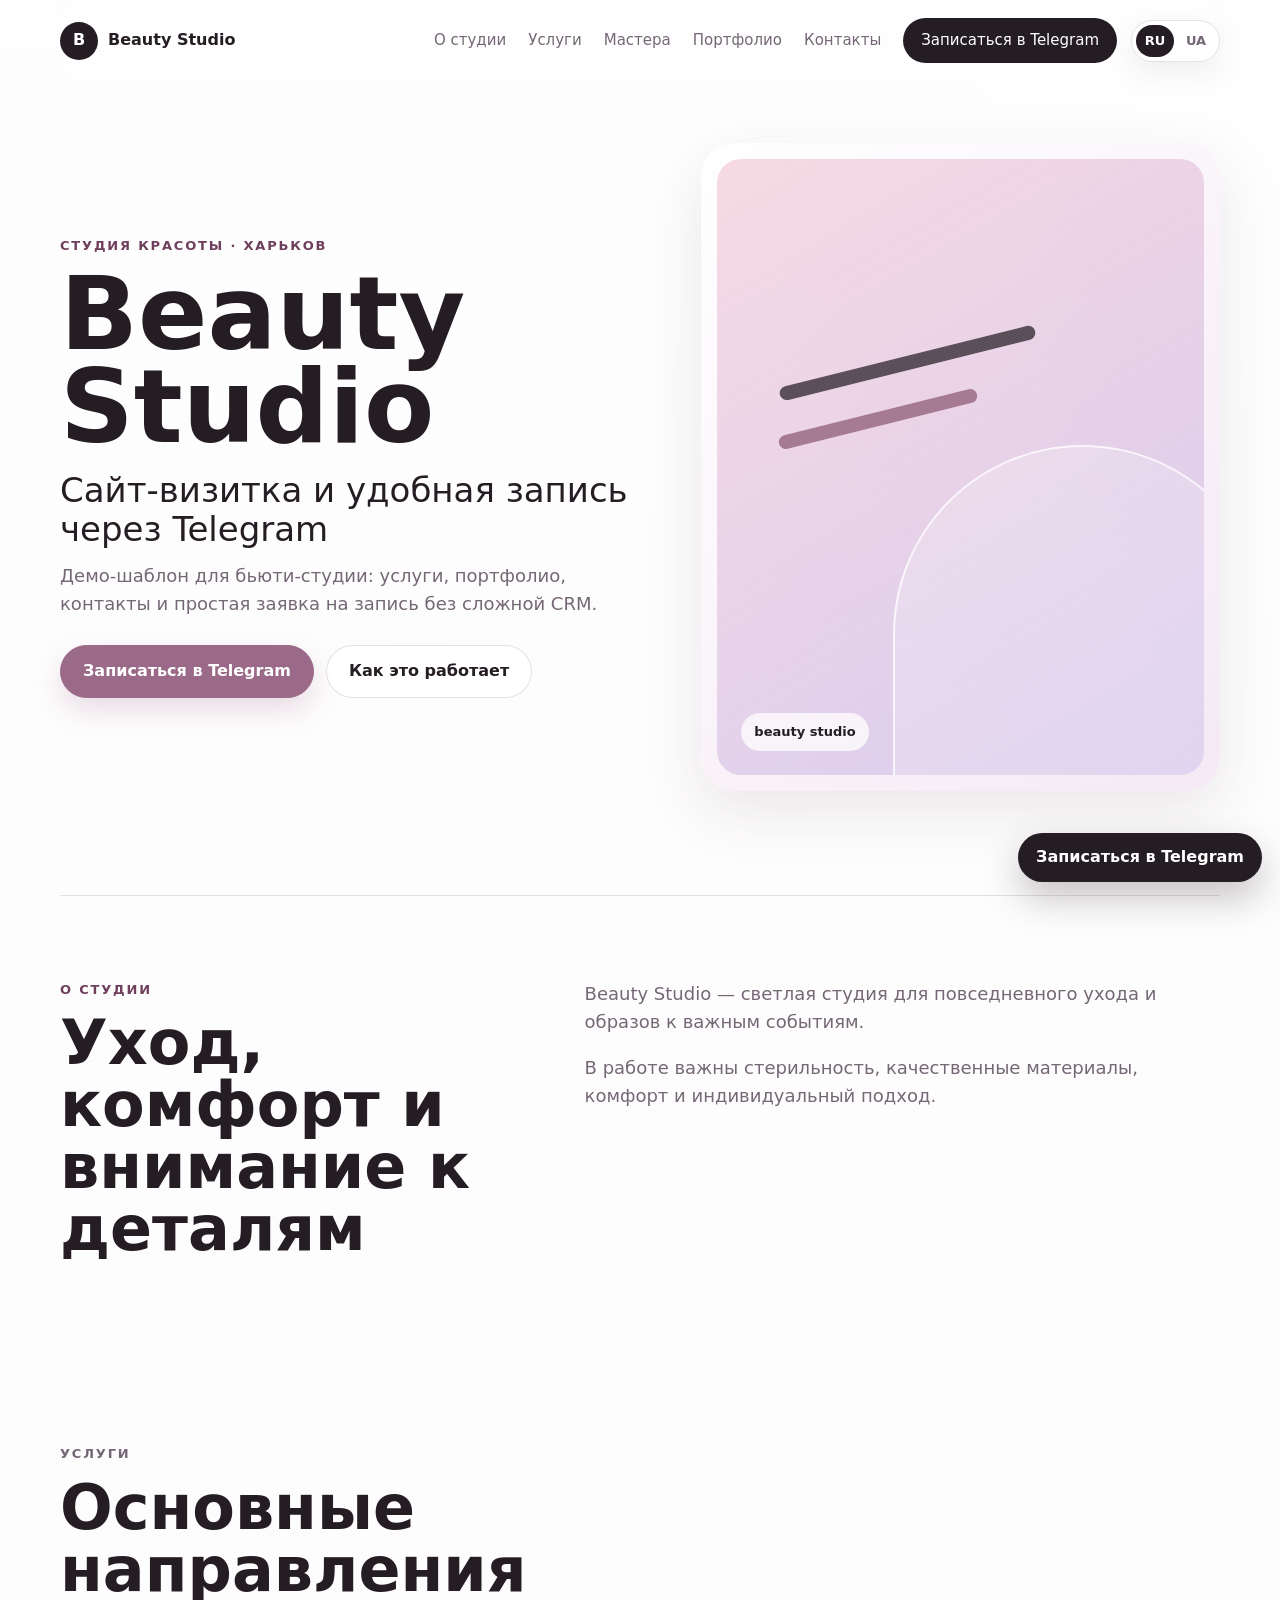
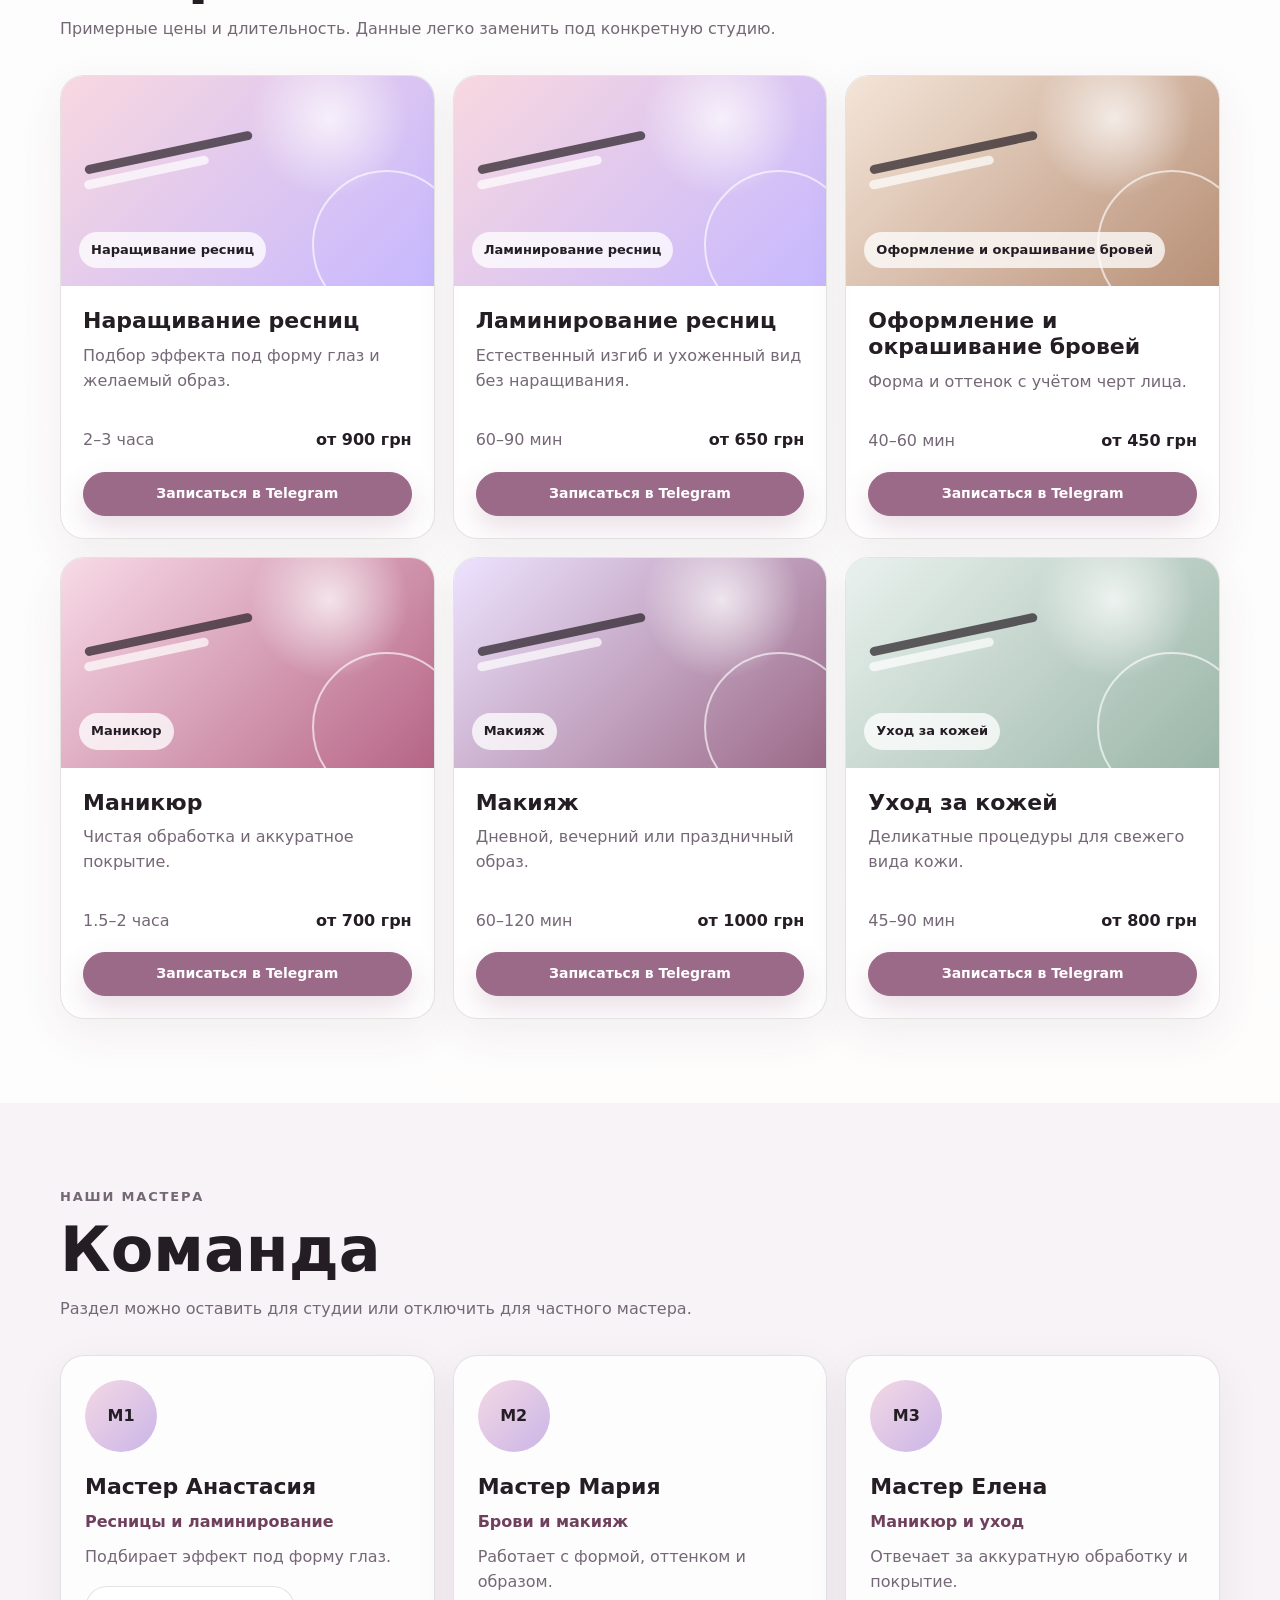
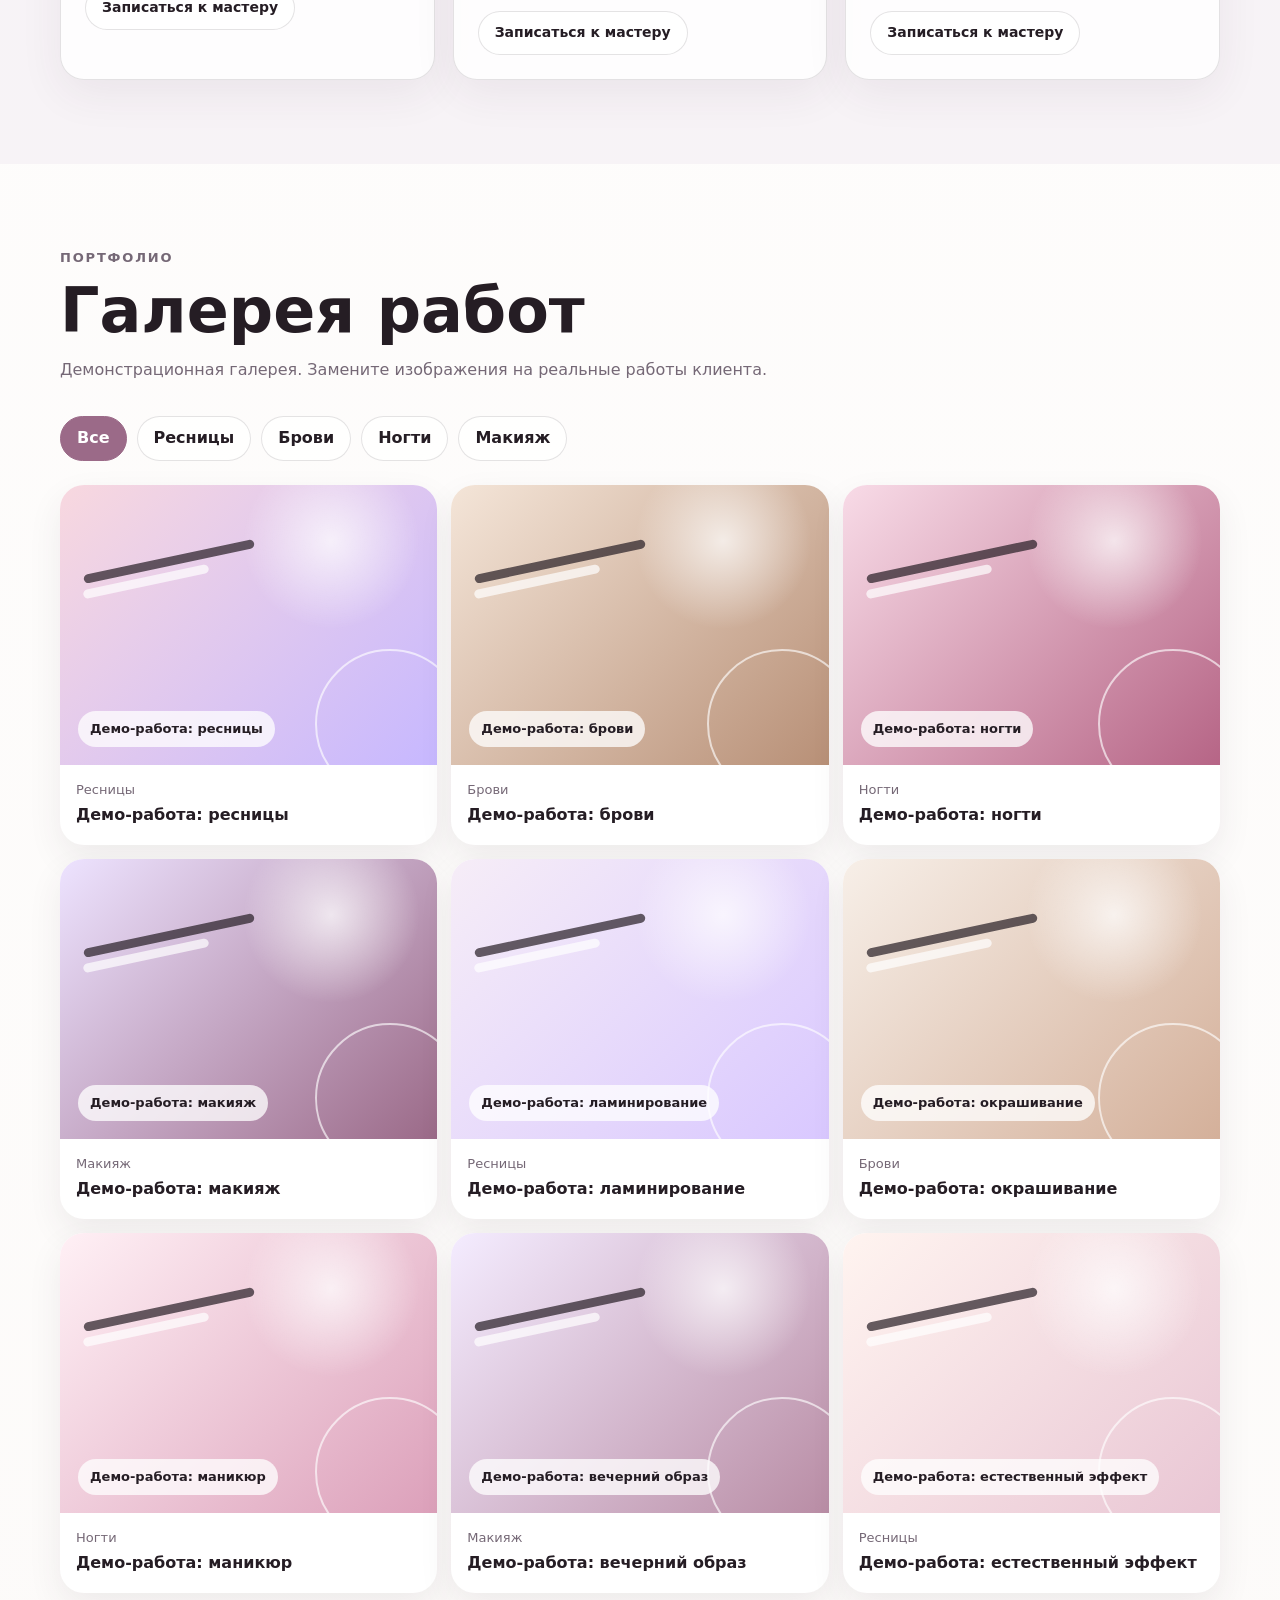
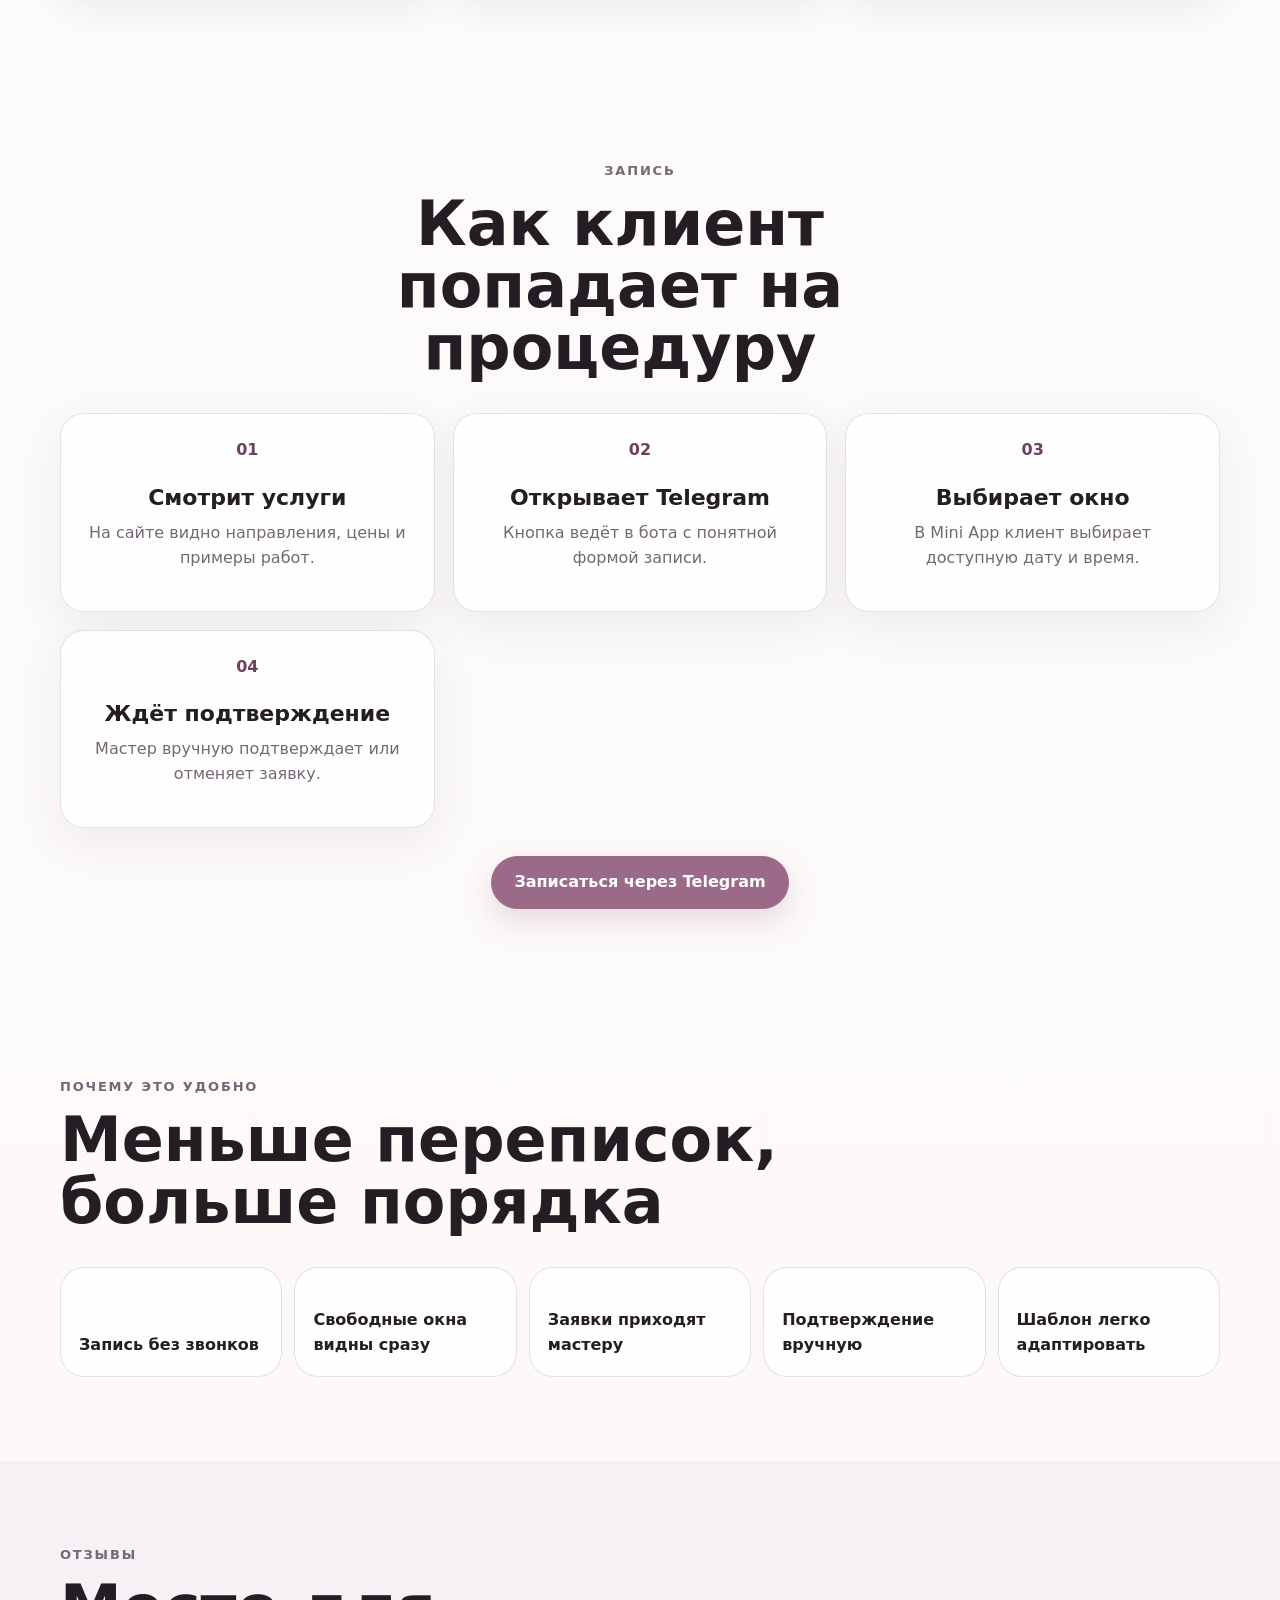
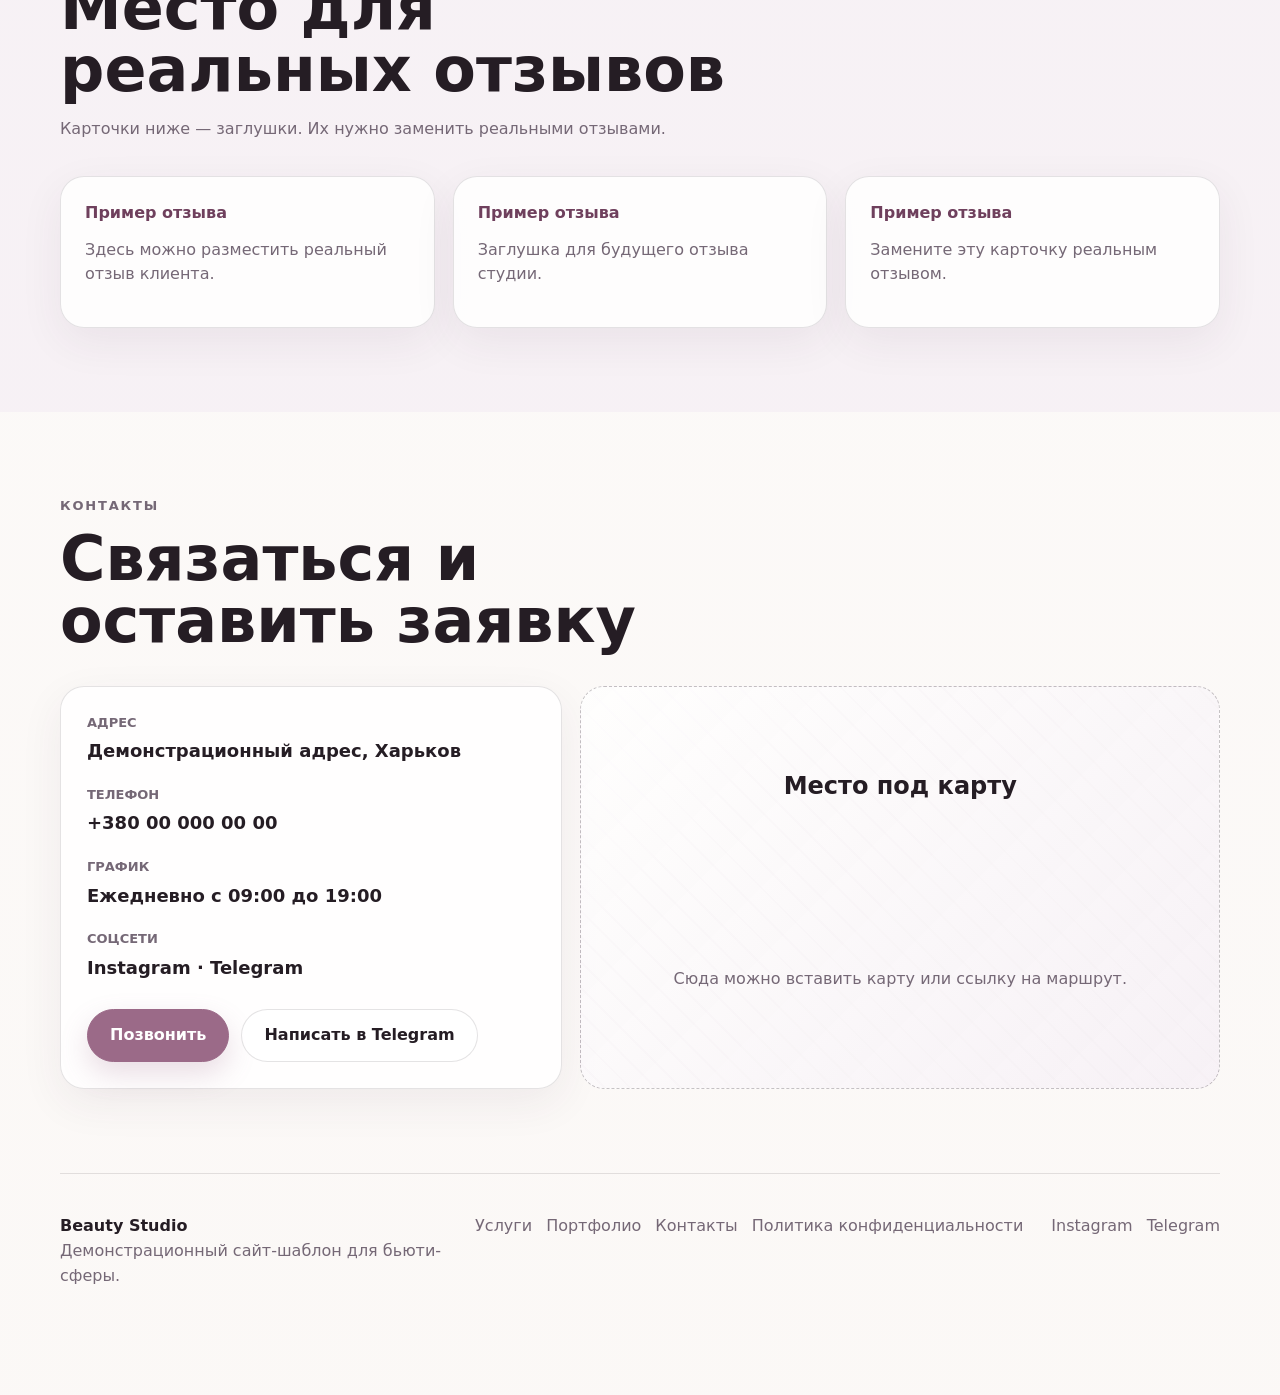
<file: site/index.html>
<!doctype html>
<html lang="ru">
  <head>
    <meta charset="UTF-8" />
    <meta name="viewport" content="width=device-width, initial-scale=1.0" />
    <meta
      name="description"
      content="Beauty Studio: сайт-визитка студии красоты в Харькове."
    />
    <title>Beauty Studio — сайт-визитка студии красоты</title>
    <link rel="stylesheet" href="./styles.css" />
  </head>
  <body>
    <header class="site-header">
      <a class="brand" href="#top" aria-label="На главную" data-i18n-aria="aria.home">
        <span class="brand-mark">B</span>
        <span data-studio-name>Beauty Studio</span>
      </a>

      <div class="header-actions">
        <div class="language-switch" aria-label="Выбор языка" data-i18n-aria="aria.language">
          <button class="is-active" type="button" data-language="ru" aria-pressed="true">RU</button>
          <button type="button" data-language="ua" aria-pressed="false">UA</button>
        </div>
        <button class="menu-button" id="menuButton" type="button" aria-label="Открыть меню" aria-expanded="false" data-i18n-aria="aria.menu">
          <span></span>
          <span></span>
        </button>
      </div>

      <nav class="site-nav" id="siteNav" aria-label="Основная навигация" data-i18n-aria="nav.main">
        <a href="#about" data-i18n="nav.about">О студии</a>
        <a href="#services" data-i18n="nav.services">Услуги</a>
        <a href="#masters" data-i18n="nav.masters">Мастера</a>
        <a href="#portfolio" data-i18n="nav.portfolio">Портфолио</a>
        <a href="#contacts" data-i18n="nav.contacts">Контакты</a>
        <a class="nav-cta" href="https://t.me/demo_beauty_bot" data-telegram-link target="_blank" rel="noreferrer" data-i18n="actions.book">Записаться</a>
      </nav>
    </header>

    <main id="top">
      <section class="hero section">
        <div class="hero-content reveal is-visible">
          <p class="eyebrow" id="heroEyebrow">Студия красоты · <span data-city>Харьков</span></p>
          <h1 data-studio-name>Beauty Studio</h1>
          <p class="hero-tagline" id="heroTagline" data-i18n="hero.tagline">Спокойное пространство красоты, ухода и уверенности</p>
          <p class="hero-description" id="heroDescription"></p>
          <div class="hero-actions">
            <a class="button" href="https://t.me/demo_beauty_bot" data-telegram-link target="_blank" rel="noreferrer" data-i18n="actions.book">Записаться</a>
            <a class="button button-secondary" href="#booking" data-i18n="actions.viewServices">Как это работает</a>
          </div>
        </div>

        <div class="hero-media reveal is-visible" aria-label="Демонстрационное beauty-изображение" data-i18n-aria="hero.media">
          <div class="hero-photo">
            <div class="hero-photo-inner">
              <span class="hero-arch"></span>
              <span class="hero-stroke hero-stroke-a"></span>
              <span class="hero-stroke hero-stroke-b"></span>
              <span class="hero-caption">beauty studio</span>
            </div>
          </div>
        </div>
      </section>

      <section class="section split-section" id="about">
        <div>
          <p class="eyebrow" data-i18n="about.eyebrow">О студии</p>
          <h2 data-i18n="about.title">Уход, комфорт и внимание к деталям</h2>
        </div>
        <div class="section-copy">
          <p data-i18n="about.text1">Beauty Studio — светлая студия для повседневного ухода и образов к важным событиям.</p>
          <p data-i18n="about.text2">В работе важны стерильность, качественные материалы, комфорт и индивидуальный подход.</p>
        </div>
      </section>

      <section class="section" id="services">
        <div class="section-heading">
          <p class="eyebrow" data-i18n="services.eyebrow">Услуги</p>
          <h2 data-i18n="services.title">Основные направления</h2>
          <p data-i18n="services.lead">Примерные цены и длительность. Данные легко заменить под конкретную студию.</p>
        </div>
        <div class="services-grid" id="servicesGrid"></div>
      </section>

      <section class="section muted-section" id="masters">
        <div class="section-heading">
          <p class="eyebrow" data-i18n="masters.eyebrow">Наши мастера</p>
          <h2 data-i18n="masters.title">Команда</h2>
          <p data-i18n="masters.lead">Раздел можно оставить для студии или отключить для частного мастера.</p>
        </div>
        <div class="masters-grid" id="mastersGrid"></div>
      </section>

      <section class="section" id="portfolio">
        <div class="section-heading">
          <p class="eyebrow" data-i18n="portfolio.eyebrow">Портфолио</p>
          <h2 data-i18n="portfolio.title">Галерея работ</h2>
          <p data-i18n="portfolio.lead">Демонстрационная галерея. Замените изображения на реальные работы клиента.</p>
        </div>
        <div class="filters" aria-label="Фильтр портфолио" data-i18n-aria="portfolio.filterLabel">
          <button class="filter-button is-active" type="button" data-filter="all" data-i18n="portfolio.filters.all">Все</button>
          <button class="filter-button" type="button" data-filter="lashes" data-i18n="portfolio.filters.lashes">Ресницы</button>
          <button class="filter-button" type="button" data-filter="brows" data-i18n="portfolio.filters.brows">Брови</button>
          <button class="filter-button" type="button" data-filter="nails" data-i18n="portfolio.filters.nails">Ногти</button>
          <button class="filter-button" type="button" data-filter="makeup" data-i18n="portfolio.filters.makeup">Макияж</button>
        </div>
        <div class="portfolio-grid" id="portfolioGrid"></div>
      </section>

      <section class="section booking-section" id="booking">
        <div class="section-heading">
          <p class="eyebrow" data-i18n="booking.eyebrow">Как записаться</p>
          <h2 data-i18n="booking.title">Как клиент попадает на процедуру</h2>
        </div>
        <div class="steps-grid">
          <article class="step-card reveal">
            <span>01</span>
            <h3 data-i18n-array="booking.steps.0" data-i18n-index="0">Выберите услугу</h3>
            <p data-i18n-array="booking.steps.0" data-i18n-index="1">Откройте нужное направление и посмотрите детали.</p>
          </article>
          <article class="step-card reveal">
            <span>02</span>
            <h3 data-i18n-array="booking.steps.1" data-i18n-index="0">Нажмите кнопку записи</h3>
            <p data-i18n-array="booking.steps.1" data-i18n-index="1">Кнопка ведёт в Telegram для заявки.</p>
          </article>
          <article class="step-card reveal">
            <span>03</span>
            <h3 data-i18n-array="booking.steps.2" data-i18n-index="0">Оставьте заявку</h3>
            <p data-i18n-array="booking.steps.2" data-i18n-index="1">Администратор подтвердит запись отдельным сообщением.</p>
          </article>
          <article class="step-card reveal">
            <span>04</span>
            <h3 data-i18n-array="booking.steps.3" data-i18n-index="0">Ждёт подтверждение</h3>
            <p data-i18n-array="booking.steps.3" data-i18n-index="1">Мастер вручную подтверждает или отменяет заявку.</p>
          </article>
        </div>
        <a class="button booking-button" href="https://t.me/demo_beauty_bot" data-telegram-link target="_blank" rel="noreferrer">
          <span data-i18n="actions.bookTelegram">Записаться через Telegram</span>
        </a>
      </section>

      <section class="section why-section">
        <div class="section-heading">
          <p class="eyebrow" data-i18n="why.eyebrow">Почему выбирают нас</p>
          <h2 data-i18n="why.title">То, что важно клиенту</h2>
        </div>
        <div class="why-grid">
          <div class="why-item reveal" data-i18n-array="why.items" data-i18n-index="0">Удобная запись</div>
          <div class="why-item reveal" data-i18n-array="why.items" data-i18n-index="1">Внимательное отношение</div>
          <div class="why-item reveal" data-i18n-array="why.items" data-i18n-index="2">Стерильность</div>
          <div class="why-item reveal" data-i18n-array="why.items" data-i18n-index="3">Качественные материалы</div>
          <div class="why-item reveal" data-i18n-array="why.items" data-i18n-index="4">Комфортная атмосфера</div>
        </div>
      </section>

      <section class="section muted-section" id="reviews">
        <div class="section-heading">
          <p class="eyebrow" data-i18n="reviews.eyebrow">Отзывы</p>
          <h2 data-i18n="reviews.title">Место для реальных отзывов</h2>
          <p data-i18n="reviews.lead">Карточки ниже — заглушки. Их нужно заменить реальными отзывами.</p>
        </div>
        <div class="reviews-grid" id="reviewsGrid"></div>
      </section>

      <section class="section contacts-section" id="contacts">
        <div class="section-heading">
          <p class="eyebrow" data-i18n="contacts.eyebrow">Контакты</p>
          <h2 data-i18n="contacts.title">Связаться и оставить заявку</h2>
        </div>
        <div class="contacts-layout">
          <div class="contact-card reveal">
            <dl>
              <div>
                <dt data-i18n="contacts.address">Адрес</dt>
                <dd id="contactAddress">Демонстрационный адрес, Харьков</dd>
              </div>
              <div>
                <dt data-i18n="contacts.phone">Телефон</dt>
                <dd><a id="contactPhone" href="tel:+380000000000">+380 00 000 00 00</a></dd>
              </div>
              <div>
                <dt data-i18n="contacts.hours">График</dt>
                <dd id="contactHours">Ежедневно с 09:00 до 19:00</dd>
              </div>
              <div>
                <dt data-i18n="contacts.socials">Соцсети</dt>
                <dd>
                  <a href="https://instagram.com/demo_beauty_studio" data-instagram-link target="_blank" rel="noreferrer">Instagram</a>
                  ·
                  <a href="https://t.me/demo_beauty_studio" data-telegram-contact target="_blank" rel="noreferrer">Telegram</a>
                </dd>
              </div>
            </dl>
            <div class="contact-actions">
              <a class="button" id="callButton" href="tel:+380000000000" data-i18n="actions.call">Позвонить</a>
              <a class="button button-secondary" href="https://t.me/demo_beauty_studio" data-telegram-contact target="_blank" rel="noreferrer">
                <span data-i18n="actions.telegram">Написать в Telegram</span>
              </a>
            </div>
          </div>
          <div class="map-placeholder reveal">
            <span data-i18n="contacts.mapTitle">Место под карту</span>
            <p data-i18n="contacts.mapText">Сюда можно вставить карту или ссылку на маршрут.</p>
          </div>
        </div>
      </section>
    </main>

    <a class="floating-booking" href="https://t.me/demo_beauty_bot" data-telegram-link target="_blank" rel="noreferrer">
      <span data-i18n="actions.book">Записаться</span>
    </a>

    <footer class="site-footer">
      <div>
        <strong data-studio-name>Beauty Studio</strong>
        <p data-i18n="footer.note">Демонстрационный сайт-шаблон для бьюти-сферы.</p>
      </div>
      <nav aria-label="Нижняя навигация" data-i18n-aria="nav.footer">
        <a href="#services" data-i18n="nav.services">Услуги</a>
        <a href="#portfolio" data-i18n="nav.portfolio">Портфолио</a>
        <a href="#contacts" data-i18n="nav.contacts">Контакты</a>
        <a href="#" data-i18n="footer.privacy">Политика конфиденциальности</a>
      </nav>
      <div class="footer-socials">
        <a href="https://instagram.com/demo_beauty_studio" data-instagram-link target="_blank" rel="noreferrer">Instagram</a>
        <a href="https://t.me/demo_beauty_studio" data-telegram-contact target="_blank" rel="noreferrer">Telegram</a>
      </div>
    </footer>

    <script src="./data.js"></script>
    <script src="./app.js"></script>
  </body>
</html>
</file>
<file: site/styles.css>
:root {
  --bg: #fbf8f6;
  --surface: #ffffff;
  --surface-soft: #f5eef5;
  --text: #251d24;
  --muted: #756876;
  --line: rgba(37, 29, 36, 0.12);
  --accent: #9b6a88;
  --accent-dark: #6f405d;
  --shadow: 0 20px 60px rgba(68, 49, 65, 0.11);
  --radius: 24px;
  --container: min(1160px, calc(100% - 32px));
}

* {
  box-sizing: border-box;
}

html {
  scroll-behavior: smooth;
}

body {
  margin: 0;
  background:
    linear-gradient(180deg, rgba(255, 255, 255, 0.92), rgba(251, 248, 246, 0.96)),
    radial-gradient(circle at 12% 8%, rgba(205, 182, 220, 0.25), transparent 28%),
    radial-gradient(circle at 84% 18%, rgba(239, 199, 212, 0.32), transparent 24%);
  color: var(--text);
  font-family:
    Inter, ui-sans-serif, system-ui, -apple-system, BlinkMacSystemFont, "Segoe UI", sans-serif;
  line-height: 1.55;
}

a {
  color: inherit;
  text-decoration: none;
}

button,
a {
  -webkit-tap-highlight-color: transparent;
}

.site-header {
  position: sticky;
  top: 0;
  z-index: 20;
  display: flex;
  align-items: center;
  justify-content: space-between;
  width: var(--container);
  margin: 0 auto;
  padding: 18px 0;
  backdrop-filter: blur(16px);
}

.brand {
  display: inline-flex;
  align-items: center;
  gap: 10px;
  font-weight: 800;
  letter-spacing: 0;
}

.brand-mark {
  display: grid;
  width: 38px;
  height: 38px;
  place-items: center;
  border-radius: 50%;
  background: var(--text);
  color: #fff;
}

.site-nav {
  display: flex;
  align-items: center;
  gap: 22px;
  margin-left: auto;
  color: var(--muted);
  font-size: 15px;
}

.site-nav a:hover,
.site-nav a:focus-visible {
  color: var(--text);
}

.header-actions {
  order: 3;
  display: flex;
  align-items: center;
  gap: 10px;
  margin-left: 14px;
}

.language-switch {
  display: inline-flex;
  gap: 3px;
  padding: 4px;
  border: 1px solid var(--line);
  border-radius: 999px;
  background: rgba(255, 255, 255, 0.72);
  box-shadow: 0 10px 30px rgba(68, 49, 65, 0.08);
}

.language-switch button {
  min-width: 38px;
  height: 32px;
  border: 0;
  border-radius: 999px;
  background: transparent;
  color: var(--muted);
  cursor: pointer;
  font: inherit;
  font-size: 13px;
  font-weight: 800;
}

.language-switch button.is-active {
  background: var(--text);
  color: #fff;
}

.language-switch button:focus-visible {
  outline: 2px solid var(--accent);
  outline-offset: 2px;
}

.nav-cta {
  color: #fff !important;
  background: var(--text);
  padding: 11px 18px;
  border-radius: 999px;
}

.menu-button {
  display: none;
  width: 44px;
  height: 44px;
  border: 1px solid var(--line);
  border-radius: 50%;
  background: rgba(255, 255, 255, 0.8);
}

.menu-button span {
  display: block;
  width: 18px;
  height: 2px;
  margin: 5px auto;
  background: var(--text);
}

.section {
  width: var(--container);
  margin: 0 auto;
  padding: 84px 0;
}

.hero {
  display: grid;
  grid-template-columns: minmax(0, 1fr) minmax(320px, 0.88fr);
  align-items: center;
  gap: 52px;
  min-height: calc(100vh - 86px);
  padding-top: 42px;
}

.eyebrow {
  margin: 0 0 12px;
  color: var(--accent-dark);
  font-size: 13px;
  font-weight: 800;
  letter-spacing: 0.14em;
  text-transform: uppercase;
}

h1,
h2,
h3,
p {
  margin-top: 0;
}

h1 {
  max-width: 760px;
  margin-bottom: 18px;
  font-size: clamp(52px, 8vw, 112px);
  line-height: 0.9;
  letter-spacing: 0;
}

h2 {
  max-width: 720px;
  margin-bottom: 16px;
  font-size: clamp(34px, 5vw, 62px);
  line-height: 1;
  letter-spacing: 0;
}

h3 {
  margin-bottom: 10px;
  font-size: 22px;
  line-height: 1.18;
}

.hero-tagline {
  max-width: 640px;
  margin-bottom: 12px;
  font-size: clamp(22px, 3vw, 34px);
  line-height: 1.16;
}

.hero-description,
.section-heading p,
.section-copy,
.service-card p,
.master-card p,
.step-card p,
.review-card p,
.map-placeholder p,
.site-footer p {
  color: var(--muted);
}

.hero-description {
  max-width: 620px;
  font-size: 18px;
}

.hero-actions,
.contact-actions {
  display: flex;
  flex-wrap: wrap;
  gap: 12px;
  margin-top: 28px;
}

.button {
  display: inline-flex;
  min-height: 48px;
  align-items: center;
  justify-content: center;
  border: 1px solid var(--accent);
  border-radius: 999px;
  background: var(--accent);
  color: #fff;
  padding: 13px 22px;
  font-weight: 800;
  box-shadow: 0 12px 28px rgba(155, 106, 136, 0.22);
  transition:
    transform 180ms ease,
    box-shadow 180ms ease,
    background 180ms ease;
}

.button:hover,
.button:focus-visible {
  transform: translateY(-2px);
  background: var(--accent-dark);
  box-shadow: 0 16px 34px rgba(155, 106, 136, 0.3);
}

.button-secondary {
  background: rgba(255, 255, 255, 0.76);
  color: var(--text);
  border-color: var(--line);
  box-shadow: none;
}

.button-small {
  min-height: 42px;
  padding: 10px 16px;
  font-size: 14px;
}

.hero-photo {
  aspect-ratio: 4 / 5;
  border-radius: 34px;
  padding: 16px;
  background: linear-gradient(135deg, #ffffff, #f4e9f4);
  box-shadow: var(--shadow);
}

.hero-photo-inner {
  position: relative;
  height: 100%;
  overflow: hidden;
  border-radius: 24px;
  background:
    linear-gradient(150deg, rgba(246, 214, 224, 0.88), rgba(202, 184, 231, 0.7)),
    linear-gradient(45deg, #fff, #f4edf8);
}

.hero-arch {
  position: absolute;
  right: -14%;
  bottom: -8%;
  width: 78%;
  aspect-ratio: 1;
  border-radius: 50% 50% 0 0;
  border: 2px solid rgba(255, 255, 255, 0.75);
  background: rgba(255, 255, 255, 0.2);
}

.hero-stroke {
  position: absolute;
  left: 12%;
  display: block;
  width: 54%;
  height: 14px;
  border-radius: 999px;
  background: rgba(37, 29, 36, 0.72);
}

.hero-stroke-a {
  top: 32%;
  transform: rotate(-14deg);
}

.hero-stroke-b {
  top: 41%;
  width: 42%;
  background: rgba(155, 106, 136, 0.86);
  transform: rotate(-14deg);
}

.hero-caption {
  position: absolute;
  left: 24px;
  bottom: 24px;
  padding: 9px 13px;
  border-radius: 999px;
  background: rgba(255, 255, 255, 0.76);
  color: var(--text);
  font-size: 13px;
  font-weight: 800;
}

.split-section {
  display: grid;
  grid-template-columns: 0.75fr 1fr;
  gap: 48px;
  border-top: 1px solid var(--line);
}

.section-copy {
  font-size: 18px;
}

.section-heading {
  max-width: 760px;
  margin-bottom: 34px;
}

.services-grid,
.masters-grid,
.steps-grid,
.reviews-grid {
  display: grid;
  grid-template-columns: repeat(3, minmax(0, 1fr));
  gap: 18px;
}

.service-card,
.master-card,
.step-card,
.review-card,
.contact-card {
  border: 1px solid var(--line);
  border-radius: var(--radius);
  background: rgba(255, 255, 255, 0.82);
  box-shadow: 0 14px 44px rgba(68, 49, 65, 0.07);
}

.service-card {
  display: flex;
  flex-direction: column;
  overflow: hidden;
}

.card-body {
  display: flex;
  flex: 1;
  flex-direction: column;
  padding: 22px;
}

.service-card .button {
  margin-top: auto;
}

.service-meta {
  display: flex;
  align-items: center;
  justify-content: space-between;
  gap: 16px;
  margin: 18px 0;
  color: var(--muted);
}

.service-meta strong {
  color: var(--text);
}

.demo-visual {
  position: relative;
  display: grid;
  min-height: 210px;
  place-items: end start;
  overflow: hidden;
  background:
    radial-gradient(circle at 72% 20%, rgba(255, 255, 255, 0.72), transparent 25%),
    linear-gradient(135deg, var(--visual-start), var(--visual-end));
}

.demo-orbit {
  position: absolute;
  right: -28px;
  bottom: -34px;
  width: 150px;
  height: 150px;
  border: 2px solid rgba(255, 255, 255, 0.64);
  border-radius: 50%;
}

.demo-line {
  position: absolute;
  left: 22px;
  width: 46%;
  height: 9px;
  border-radius: 999px;
  background: rgba(37, 29, 36, 0.7);
}

.demo-line-a {
  top: 72px;
  transform: rotate(-12deg);
}

.demo-line-b {
  top: 92px;
  width: 34%;
  background: rgba(255, 255, 255, 0.7);
  transform: rotate(-12deg);
}

.demo-label {
  position: relative;
  margin: 18px;
  padding: 8px 12px;
  border-radius: 999px;
  background: rgba(255, 255, 255, 0.76);
  font-size: 13px;
  font-weight: 800;
}

.muted-section {
  width: 100%;
  max-width: none;
  padding-right: max(16px, calc((100vw - 1160px) / 2));
  padding-left: max(16px, calc((100vw - 1160px) / 2));
  background: rgba(245, 238, 245, 0.64);
}

.master-card,
.step-card,
.review-card {
  padding: 24px;
}

.master-photo {
  display: grid;
  width: 72px;
  height: 72px;
  place-items: center;
  margin-bottom: 22px;
  border-radius: 50%;
  background: linear-gradient(135deg, #f4d8e4, #cab5e8);
  font-weight: 900;
}

.master-card strong {
  display: block;
  margin-bottom: 10px;
  color: var(--accent-dark);
}

.filters {
  display: flex;
  flex-wrap: wrap;
  gap: 10px;
  margin-bottom: 24px;
}

.filter-button {
  min-height: 42px;
  border: 1px solid var(--line);
  border-radius: 999px;
  background: rgba(255, 255, 255, 0.76);
  color: var(--text);
  padding: 9px 16px;
  font: inherit;
  font-weight: 800;
  cursor: pointer;
}

.filter-button.is-active {
  border-color: var(--accent);
  background: var(--accent);
  color: #fff;
}

.portfolio-grid {
  display: grid;
  grid-template-columns: repeat(3, minmax(0, 1fr));
  gap: 14px;
}

.portfolio-card {
  overflow: hidden;
  border-radius: var(--radius);
  background: var(--surface);
  box-shadow: 0 14px 34px rgba(68, 49, 65, 0.08);
}

.portfolio-card .demo-visual {
  min-height: 280px;
}

.portfolio-caption {
  display: grid;
  gap: 3px;
  padding: 15px 16px 17px;
}

.portfolio-caption span {
  color: var(--muted);
  font-size: 13px;
}

.booking-section {
  text-align: center;
}

.booking-section .section-heading {
  margin-right: auto;
  margin-left: auto;
}

.step-card span {
  display: inline-flex;
  margin-bottom: 22px;
  color: var(--accent-dark);
  font-weight: 900;
}

.booking-button {
  margin-top: 28px;
}

.why-grid {
  display: grid;
  grid-template-columns: repeat(5, minmax(0, 1fr));
  gap: 12px;
}

.why-item {
  min-height: 110px;
  display: grid;
  align-items: end;
  border: 1px solid var(--line);
  border-radius: var(--radius);
  background: rgba(255, 255, 255, 0.76);
  padding: 18px;
  font-weight: 900;
}

.review-card span {
  display: inline-block;
  margin-bottom: 12px;
  color: var(--accent-dark);
  font-weight: 900;
}

.contacts-layout {
  display: grid;
  grid-template-columns: 0.88fr 1.12fr;
  gap: 18px;
}

.contact-card {
  padding: 26px;
}

dl {
  display: grid;
  gap: 20px;
  margin: 0;
}

dt {
  color: var(--muted);
  font-size: 13px;
  font-weight: 900;
  text-transform: uppercase;
}

dd {
  margin: 4px 0 0;
  font-size: 18px;
  font-weight: 700;
}

.map-placeholder {
  display: grid;
  min-height: 360px;
  place-items: center;
  border: 1px dashed rgba(37, 29, 36, 0.26);
  border-radius: var(--radius);
  background:
    linear-gradient(135deg, rgba(255, 255, 255, 0.78), rgba(245, 238, 245, 0.72)),
    repeating-linear-gradient(45deg, transparent 0 16px, rgba(155, 106, 136, 0.06) 16px 18px);
  text-align: center;
}

.map-placeholder span {
  font-size: 24px;
  font-weight: 900;
}

.site-footer {
  display: grid;
  grid-template-columns: 1fr auto auto;
  gap: 28px;
  width: var(--container);
  margin: 0 auto;
  padding: 40px 0 90px;
  border-top: 1px solid var(--line);
  color: var(--muted);
}

.site-footer strong {
  color: var(--text);
}

.site-footer nav,
.footer-socials {
  display: flex;
  flex-wrap: wrap;
  gap: 14px;
}

.floating-booking {
  position: fixed;
  right: 18px;
  bottom: 18px;
  z-index: 30;
  display: inline-flex;
  min-height: 48px;
  align-items: center;
  justify-content: center;
  border-radius: 999px;
  background: var(--text);
  color: #fff;
  padding: 12px 18px;
  font-weight: 900;
  box-shadow: 0 16px 36px rgba(37, 29, 36, 0.26);
}

.reveal {
  opacity: 0;
  transform: translateY(18px);
  transition:
    opacity 520ms ease,
    transform 520ms ease;
}

.reveal.is-visible {
  opacity: 1;
  transform: translateY(0);
}

@media (max-width: 920px) {
  .site-header {
    gap: 16px;
  }

  .menu-button {
    display: block;
  }

  .site-nav {
    position: absolute;
    top: 70px;
    right: 0;
    left: 0;
    display: none;
    flex-direction: column;
    align-items: stretch;
    gap: 0;
    border: 1px solid var(--line);
    border-radius: 22px;
    background: rgba(255, 255, 255, 0.96);
    padding: 10px;
    box-shadow: var(--shadow);
  }

  .site-nav.is-open {
    display: flex;
  }

  .site-nav a {
    padding: 13px 14px;
  }

  .nav-cta {
    text-align: center;
  }

  .hero,
  .split-section,
  .contacts-layout {
    grid-template-columns: 1fr;
  }

  .hero {
    min-height: auto;
  }

  .services-grid,
  .masters-grid,
  .steps-grid,
  .reviews-grid,
  .portfolio-grid {
    grid-template-columns: repeat(2, minmax(0, 1fr));
  }

  .why-grid {
    grid-template-columns: repeat(2, minmax(0, 1fr));
  }

  .site-footer {
    grid-template-columns: 1fr;
  }
}

@media (max-width: 620px) {
  :root {
    --container: min(100% - 24px, 1160px);
    --radius: 18px;
  }

  body {
    line-height: 1.45;
  }

  .site-header {
    padding: 10px 0;
  }

  .brand-mark {
    width: 34px;
    height: 34px;
  }

  .language-switch button {
    min-width: 34px;
    height: 29px;
    font-size: 12px;
  }

  .menu-button {
    width: 40px;
    height: 40px;
  }

  .site-nav {
    top: 58px;
    border-radius: 16px;
  }

  .site-nav a {
    padding: 11px 12px;
  }

  .section {
    padding: 38px 0;
  }

  .muted-section {
    padding-right: 12px;
    padding-left: 12px;
  }

  .hero {
    gap: 24px;
    padding-top: 24px;
    padding-bottom: 36px;
  }

  .eyebrow {
    margin-bottom: 8px;
    font-size: 11px;
  }

  h1 {
    margin-bottom: 12px;
    font-size: clamp(40px, 15vw, 64px);
    line-height: 0.96;
  }

  h2 {
    margin-bottom: 10px;
    font-size: clamp(28px, 10vw, 42px);
  }

  h3 {
    margin-bottom: 7px;
    font-size: 19px;
  }

  .hero-tagline {
    margin-bottom: 8px;
    font-size: 21px;
  }

  .hero-description,
  .section-copy {
    font-size: 16px;
  }

  .section-heading {
    margin-bottom: 22px;
  }

  .section-heading p {
    margin-bottom: 0;
  }

  .hero-actions,
  .contact-actions {
    gap: 9px;
    margin-top: 18px;
  }

  .hero-photo {
    border-radius: 24px;
    padding: 10px;
    aspect-ratio: 16 / 10;
  }

  .hero-photo-inner {
    border-radius: 18px;
  }

  .hero-caption {
    left: 14px;
    bottom: 14px;
  }

  .services-grid,
  .masters-grid,
  .steps-grid,
  .reviews-grid,
  .portfolio-grid,
  .why-grid {
    grid-template-columns: 1fr;
    gap: 10px;
  }

  .card-body,
  .master-card,
  .step-card,
  .review-card,
  .contact-card {
    padding: 16px;
  }

  .demo-visual {
    min-height: 118px;
  }

  .demo-line-a {
    top: 42px;
  }

  .demo-line-b {
    top: 59px;
  }

  .demo-orbit {
    width: 112px;
    height: 112px;
  }

  .demo-label {
    margin: 12px;
    font-size: 12px;
  }

  .service-card p,
  .master-card p,
  .step-card p,
  .review-card p {
    margin-bottom: 0;
    font-size: 15px;
  }

  .service-meta {
    margin: 12px 0;
  }

  .master-photo {
    width: 52px;
    height: 52px;
    margin-bottom: 12px;
  }

  .filters {
    gap: 7px;
    margin-bottom: 14px;
  }

  .filter-button {
    min-height: 36px;
    padding: 7px 11px;
    font-size: 13px;
  }

  .portfolio-card .demo-visual {
    min-height: 132px;
  }

  .portfolio-caption {
    padding: 11px 12px 13px;
  }

  .step-card span {
    margin-bottom: 12px;
  }

  .booking-button {
    margin-top: 18px;
  }

  .why-item {
    min-height: 64px;
    padding: 14px 16px;
  }

  .hero-actions,
  .contact-actions {
    flex-direction: column;
  }

  .button {
    width: 100%;
  }

  .floating-booking {
    right: 12px;
    bottom: 12px;
    left: 12px;
    min-height: 44px;
    padding: 10px 16px;
  }

  dl {
    gap: 14px;
  }

  dd {
    font-size: 16px;
  }

  .map-placeholder {
    min-height: 180px;
  }

  .site-footer {
    gap: 16px;
    padding: 28px 0 78px;
  }
}

@media (prefers-reduced-motion: reduce) {
  *,
  *::before,
  *::after {
    scroll-behavior: auto !important;
    transition: none !important;
  }
}
</file>
